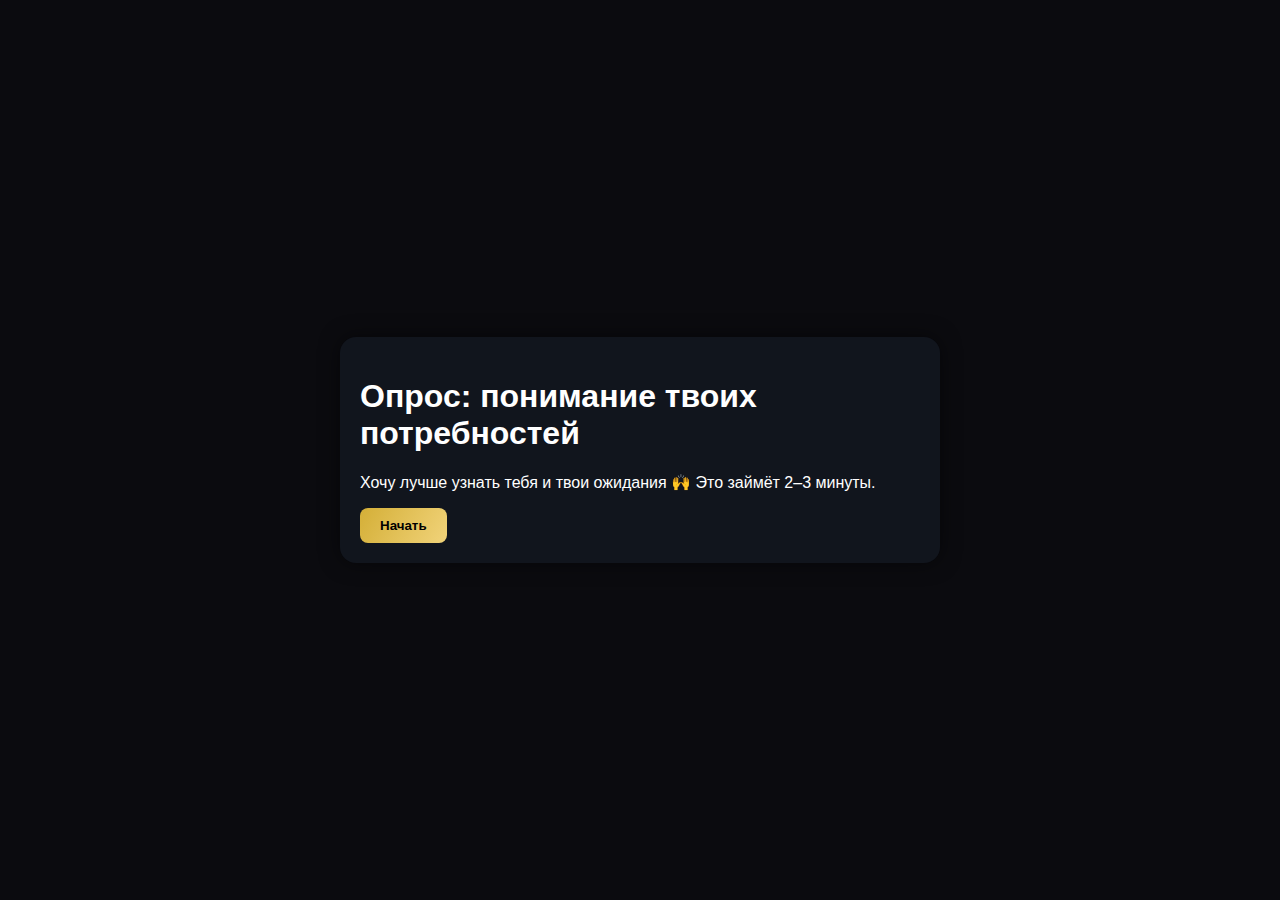
<file: index.html>
<!DOCTYPE html>
<html lang="ru">
<head>
  <meta charset="UTF-8" />
  <meta name="viewport" content="width=device-width, initial-scale=1" />
  <title>помоги mr.Kcopoc стать лучше</title>
  <meta name="description" content="Короткий опрос: помоги настроить консультации под тебя.">
  <link rel="stylesheet" href="style.css" />
</head>
<body>
  <main class="app">
    <section class="card intro" id="screen-intro">
      <h1>Опрос: понимание твоих потребностей</h1>
      <p class="lead">Хочу лучше узнать тебя и твои ожидания 🙌 Это займёт 2–3 минуты.</p>
      <button id="btn-start" class="btn btn-gold">Начать</button>
    </section>

    <section class="card survey hidden" id="screen-survey" aria-live="polite">
      <header class="survey-header">
        <div class="brand"><span class="dot"></span><span>опрос от mr.Kcopoc</span></div>
        <div class="progress"><div id="bar" class="bar"></div></div>
        <div id="step" class="step">1 / 17</div>
      </header>

      <div id="qwrap" class="qwrap"><!--question renders here--></div>

      <footer class="nav">
        <button id="btn-prev" class="btn btn-ghost" type="button">Назад</button>
        <button id="btn-next" class="btn btn-gold" type="button">Далее</button>
        <button id="btn-submit" class="btn btn-gold hidden" type="button">Отправить</button>
      </footer>
    </section>

    <section class="card thanks hidden" id="screen-thanks">
      <h2>Спасибо за ответы! 🙏</h2>
      <p>Они помогут сделать консультации полезнее и удобнее именно для тебя</p>
      <a class="btn btn-ghost" href="/" aria-label="Пройти ещё раз">Пройти ещё раз</a>
    </section>
  </main>

  <script src="script.js"></script>
</body>
</html>
</file>
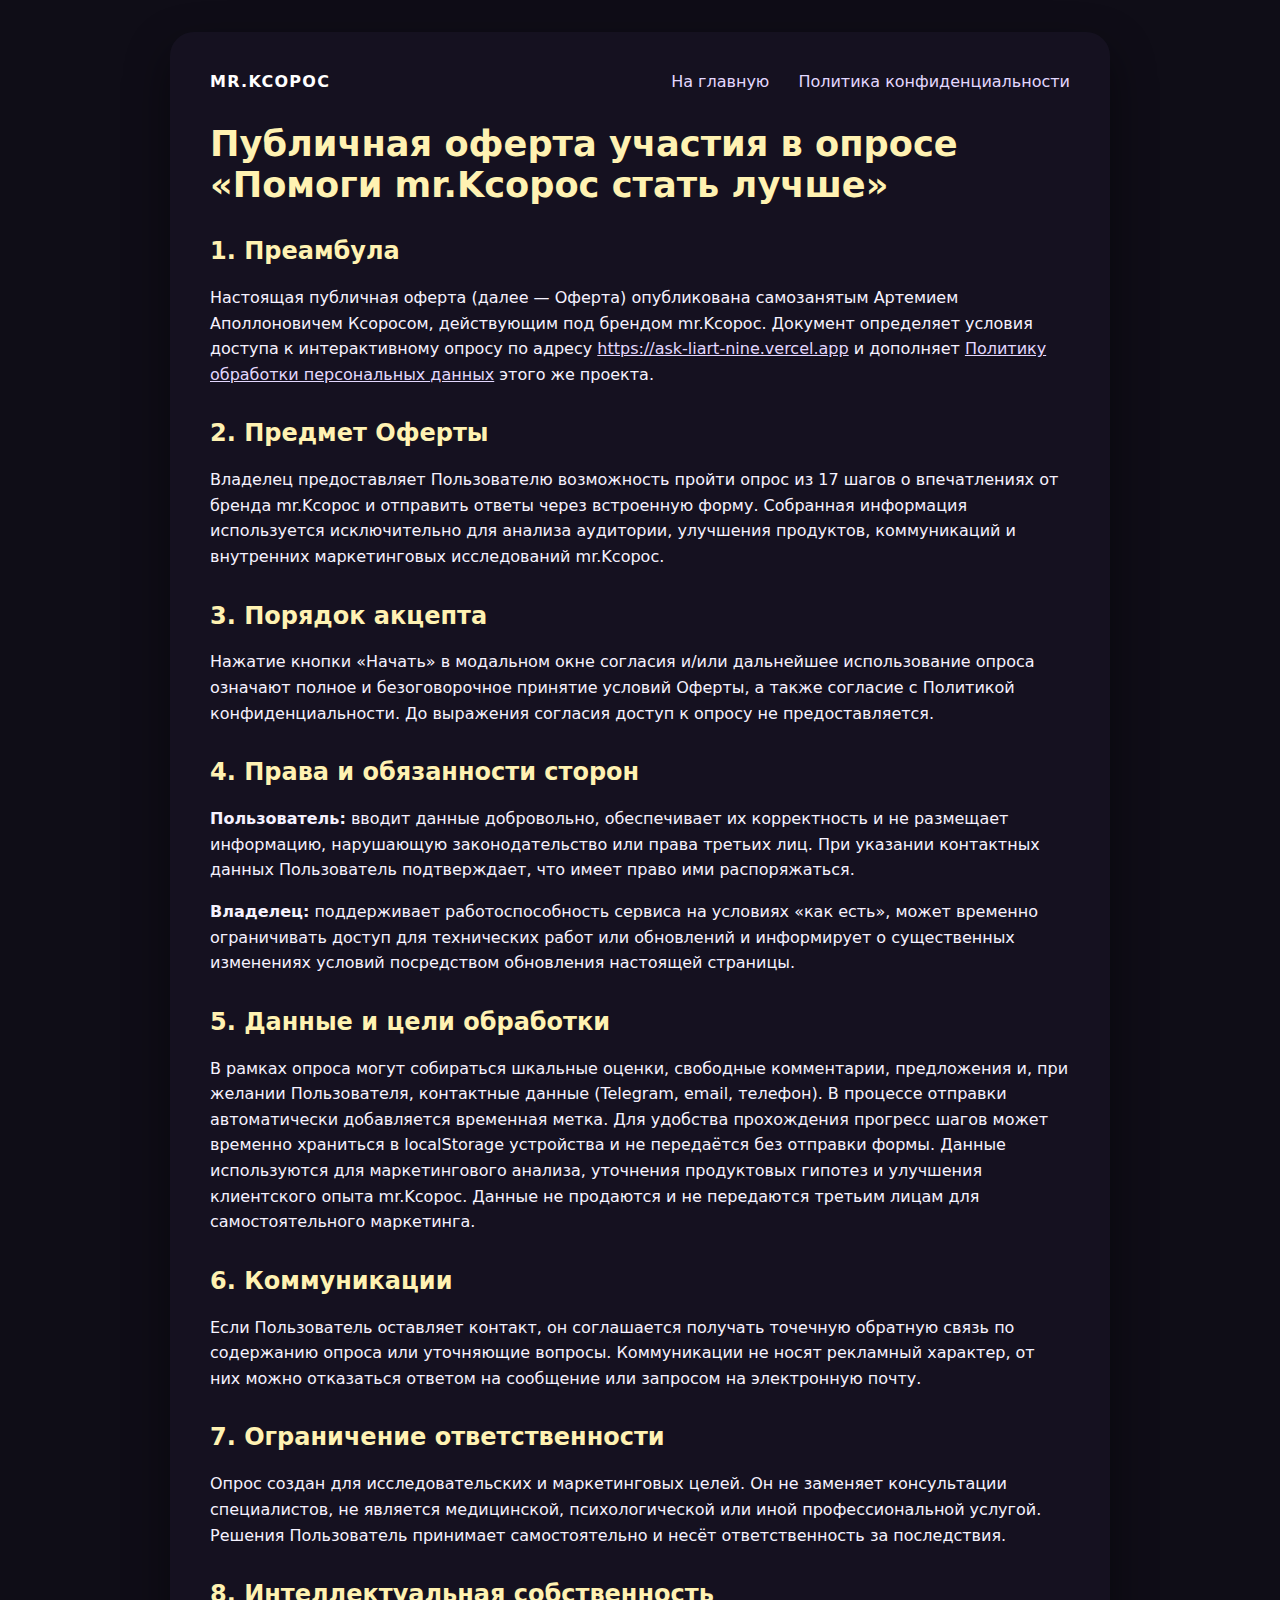
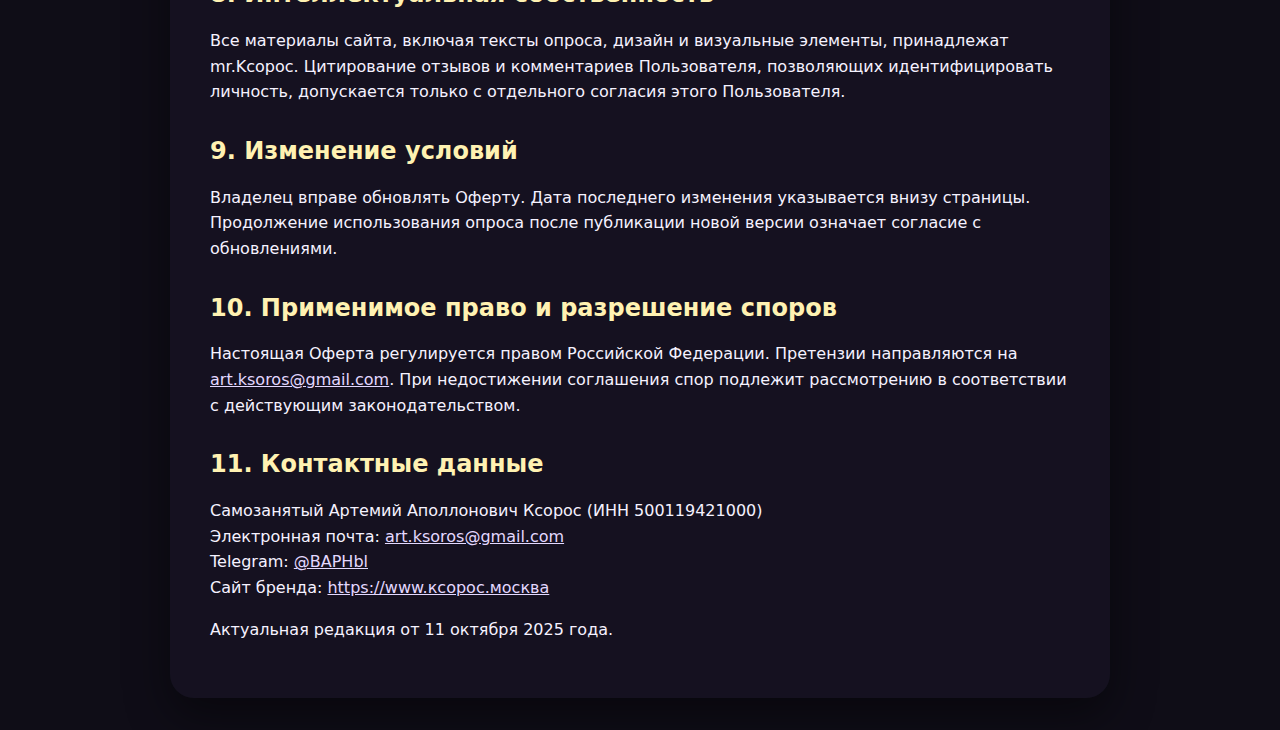
<file: legal/offer.html>
<!DOCTYPE html>
<html lang="ru">
<head>
  <meta charset="UTF-8" />
  <meta name="viewport" content="width=device-width, initial-scale=1" />
  <title>Публичная оферта — mr.Kcopoc</title>
  <link rel="stylesheet" href="../style.css" />
  <style>
    body { background: #0f0d17; color: #f5f2ff; font-family: "Inter", "Segoe UI", system-ui, -apple-system, sans-serif; padding: 2rem 1.5rem; }
    main { max-width: 860px; margin: 0 auto; background: rgba(22, 19, 34, 0.85); border-radius: 24px; padding: 2.5rem; box-shadow: 0 18px 45px rgba(0,0,0,0.45); }
    h1, h2, h3 { color: #fff2b2; margin-top: 2rem; }
    h1 { font-size: 2.2rem; margin-top: 0; }
    p, li { line-height: 1.6; }
    a { color: #e3d8ff; }
    header { display: flex; justify-content: space-between; align-items: center; margin-bottom: 2rem; }
    .brand { font-weight: 600; text-transform: uppercase; letter-spacing: 0.08em; color: #ffffff; }
    nav a { margin-left: 1.5rem; text-decoration: none; font-weight: 500; }
    ol { padding-left: 1.2rem; }
    @media (max-width: 640px) {
      main { padding: 1.5rem; }
      header { flex-direction: column; align-items: flex-start; gap: 0.75rem; }
      nav a { margin-left: 0; margin-right: 1rem; }
    }
  </style>
</head>
<body>
  <main>
    <header>
      <div class="brand">mr.Kcopoc</div>
      <nav>
        <a href="../index.html">На главную</a>
        <a href="/legal/privacy.html">Политика конфиденциальности</a>
      </nav>
    </header>
    <article>
      <h1>Публичная оферта участия в опросе «Помоги mr.Kcopoc стать лучше»</h1>
      <h2>1. Преамбула</h2>
      <p>Настоящая публичная оферта (далее — Оферта) опубликована самозанятым Артемием Аполлоновичем Ксоросом, действующим под брендом mr.Kcopoc. Документ определяет условия доступа к интерактивному опросу по адресу <a href="https://ask-liart-nine.vercel.app">https://ask-liart-nine.vercel.app</a> и дополняет <a href="/legal/privacy.html">Политику обработки персональных данных</a> этого же проекта.</p>

      <h2>2. Предмет Оферты</h2>
      <p>Владелец предоставляет Пользователю возможность пройти опрос из 17 шагов о впечатлениях от бренда mr.Kcopoc и отправить ответы через встроенную форму. Собранная информация используется исключительно для анализа аудитории, улучшения продуктов, коммуникаций и внутренних маркетинговых исследований mr.Kcopoc.</p>

      <h2>3. Порядок акцепта</h2>
      <p>Нажатие кнопки «Начать» в модальном окне согласия и/или дальнейшее использование опроса означают полное и безоговорочное принятие условий Оферты, а также согласие с Политикой конфиденциальности. До выражения согласия доступ к опросу не предоставляется.</p>

      <h2>4. Права и обязанности сторон</h2>
      <p><strong>Пользователь:</strong> вводит данные добровольно, обеспечивает их корректность и не размещает информацию, нарушающую законодательство или права третьих лиц. При указании контактных данных Пользователь подтверждает, что имеет право ими распоряжаться.</p>
      <p><strong>Владелец:</strong> поддерживает работоспособность сервиса на условиях «как есть», может временно ограничивать доступ для технических работ или обновлений и информирует о существенных изменениях условий посредством обновления настоящей страницы.</p>

      <h2>5. Данные и цели обработки</h2>
      <p>В рамках опроса могут собираться шкальные оценки, свободные комментарии, предложения и, при желании Пользователя, контактные данные (Telegram, email, телефон). В процессе отправки автоматически добавляется временная метка. Для удобства прохождения прогресс шагов может временно храниться в localStorage устройства и не передаётся без отправки формы. Данные используются для маркетингового анализа, уточнения продуктовых гипотез и улучшения клиентского опыта mr.Kcopoc. Данные не продаются и не передаются третьим лицам для самостоятельного маркетинга.</p>

      <h2>6. Коммуникации</h2>
      <p>Если Пользователь оставляет контакт, он соглашается получать точечную обратную связь по содержанию опроса или уточняющие вопросы. Коммуникации не носят рекламный характер, от них можно отказаться ответом на сообщение или запросом на электронную почту.</p>

      <h2>7. Ограничение ответственности</h2>
      <p>Опрос создан для исследовательских и маркетинговых целей. Он не заменяет консультации специалистов, не является медицинской, психологической или иной профессиональной услугой. Решения Пользователь принимает самостоятельно и несёт ответственность за последствия.</p>

      <h2>8. Интеллектуальная собственность</h2>
      <p>Все материалы сайта, включая тексты опроса, дизайн и визуальные элементы, принадлежат mr.Kcopoc. Цитирование отзывов и комментариев Пользователя, позволяющих идентифицировать личность, допускается только с отдельного согласия этого Пользователя.</p>

      <h2>9. Изменение условий</h2>
      <p>Владелец вправе обновлять Оферту. Дата последнего изменения указывается внизу страницы. Продолжение использования опроса после публикации новой версии означает согласие с обновлениями.</p>

      <h2>10. Применимое право и разрешение споров</h2>
      <p>Настоящая Оферта регулируется правом Российской Федерации. Претензии направляются на <a href="mailto:art.ksoros@gmail.com">art.ksoros@gmail.com</a>. При недостижении соглашения спор подлежит рассмотрению в соответствии с действующим законодательством.</p>

      <h2>11. Контактные данные</h2>
      <p>Самозанятый Артемий Аполлонович Ксорос (ИНН 500119421000)<br />Электронная почта: <a href="mailto:art.ksoros@gmail.com">art.ksoros@gmail.com</a><br />Telegram: <a href="https://t.me/BAPHbl" target="_blank" rel="noopener">@BAPHbl</a><br />Сайт бренда: <a href="https://www.ксорос.москва" target="_blank" rel="noopener">https://www.ксорос.москва</a></p>

      <p>Актуальная редакция от 11 октября 2025 года.</p>
    </article>
  </main>
</body>
</html>
</file>
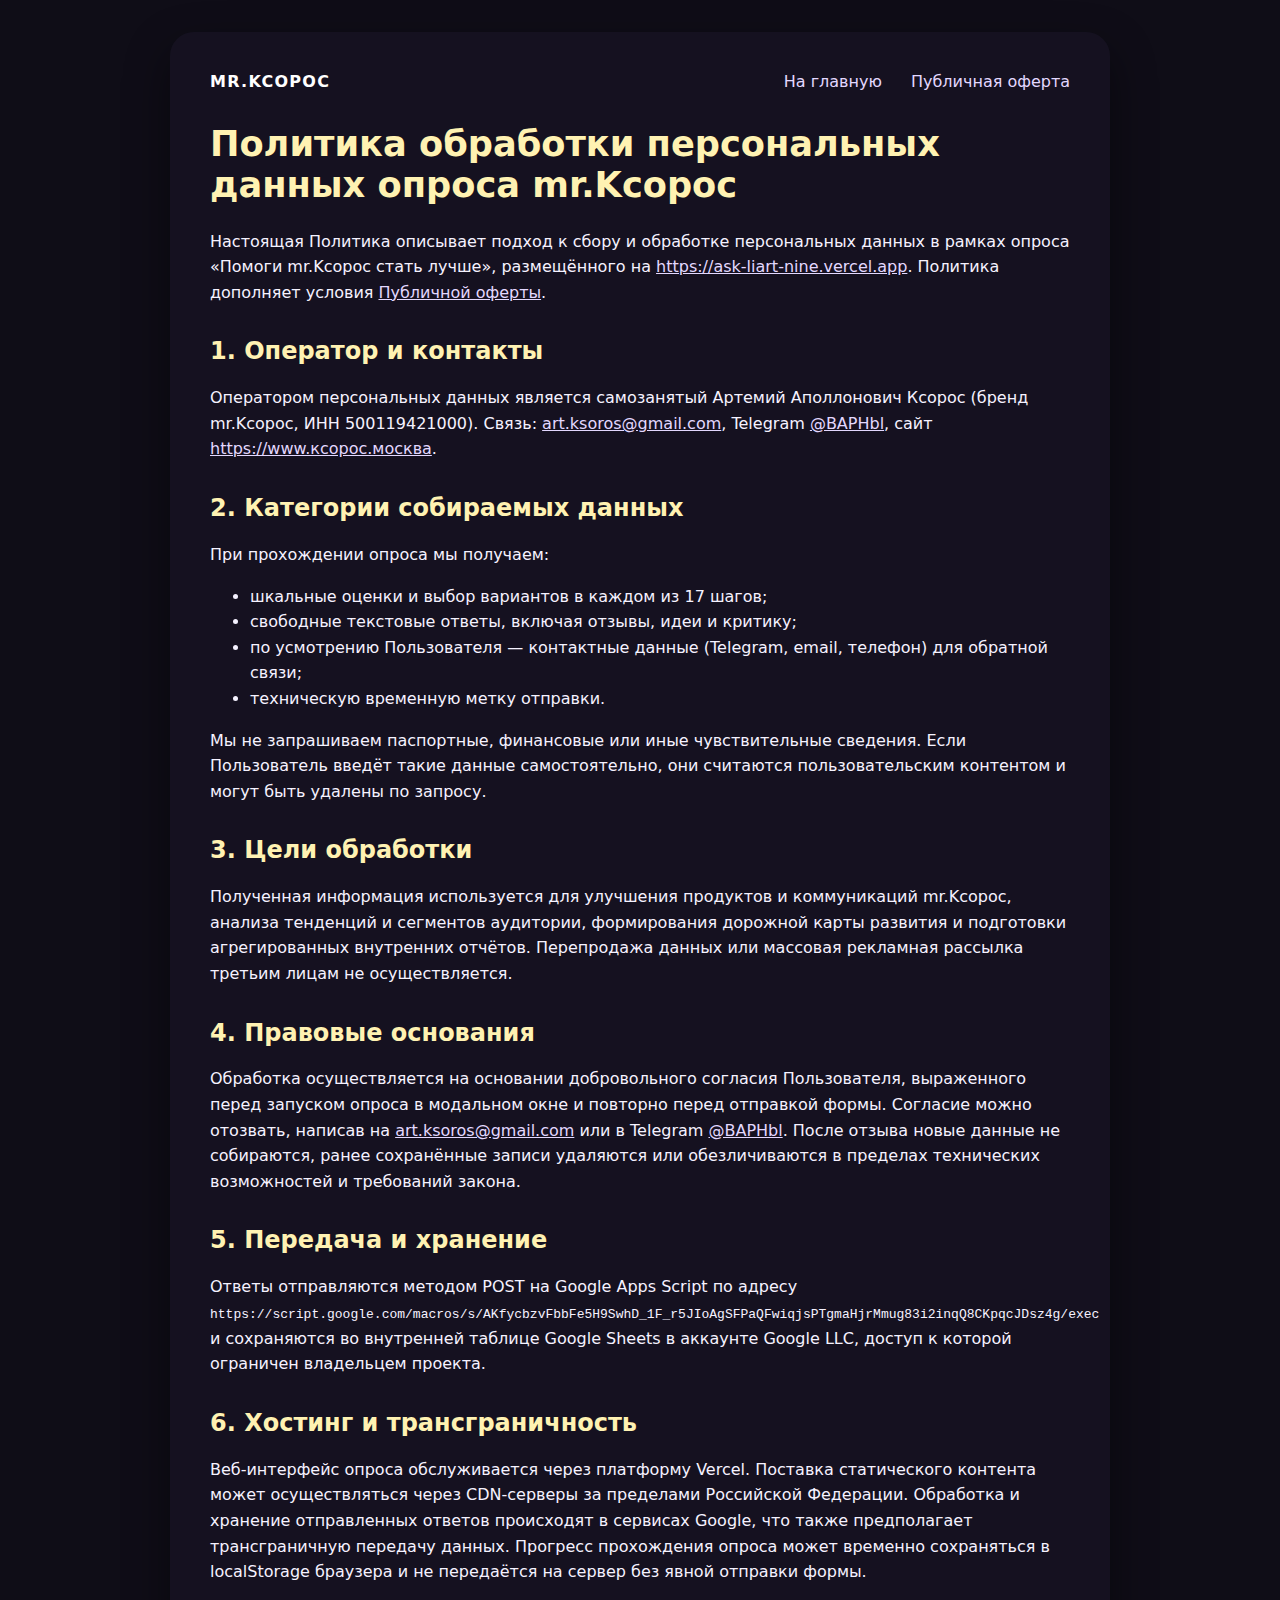
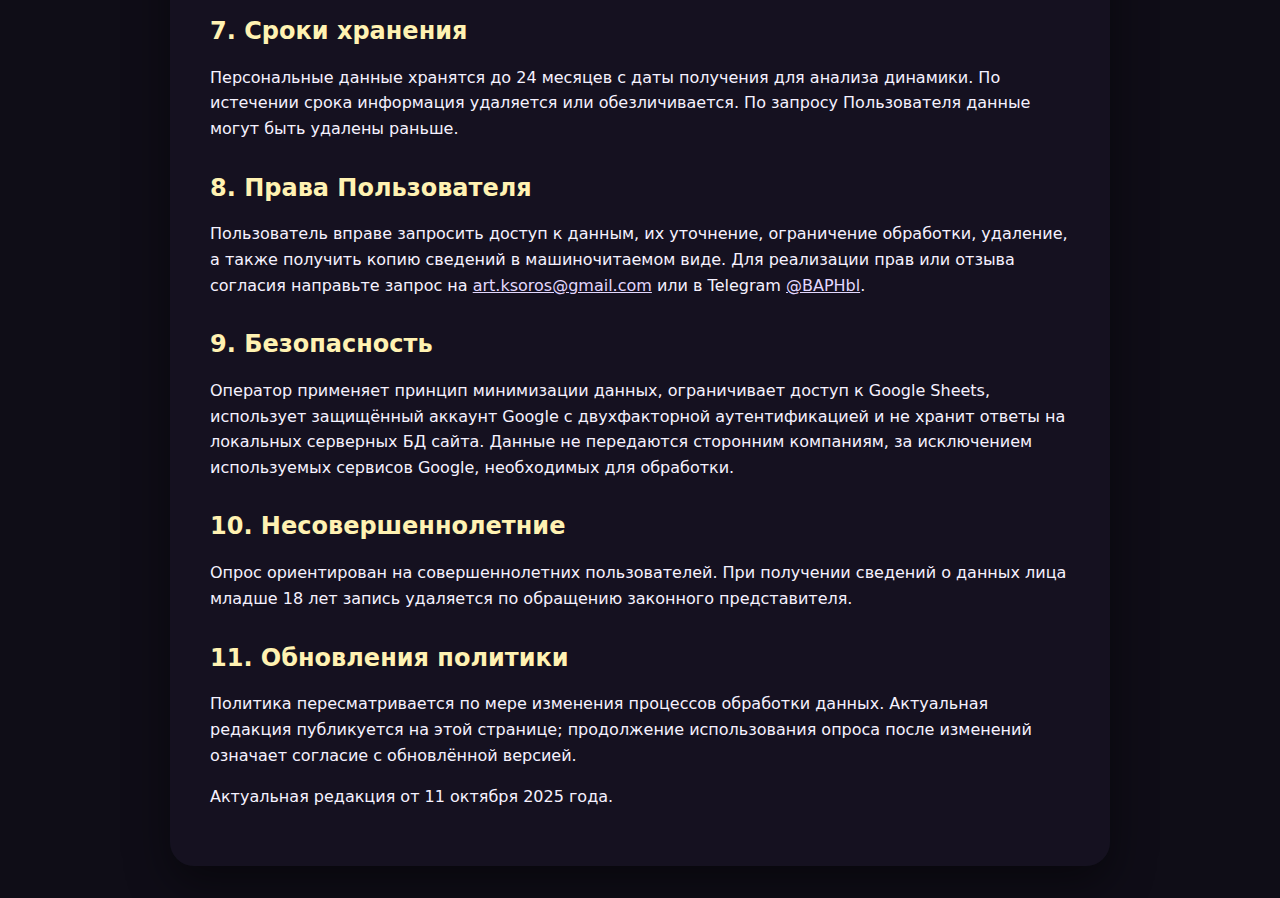
<file: legal/privacy.html>
<!DOCTYPE html>
<html lang="ru">
<head>
  <meta charset="UTF-8" />
  <meta name="viewport" content="width=device-width, initial-scale=1" />
  <title>Политика конфиденциальности — mr.Kcopoc</title>
  <link rel="stylesheet" href="../style.css" />
  <style>
    body { background: #0f0d17; color: #f5f2ff; font-family: "Inter", "Segoe UI", system-ui, -apple-system, sans-serif; padding: 2rem 1.5rem; }
    main { max-width: 860px; margin: 0 auto; background: rgba(22, 19, 34, 0.85); border-radius: 24px; padding: 2.5rem; box-shadow: 0 18px 45px rgba(0,0,0,0.45); }
    h1, h2, h3 { color: #fff2b2; margin-top: 2rem; }
    h1 { font-size: 2.2rem; margin-top: 0; }
    p, li { line-height: 1.6; }
    a { color: #e3d8ff; }
    header { display: flex; justify-content: space-between; align-items: center; margin-bottom: 2rem; }
    .brand { font-weight: 600; text-transform: uppercase; letter-spacing: 0.08em; color: #ffffff; }
    nav a { margin-left: 1.5rem; text-decoration: none; font-weight: 500; }
    @media (max-width: 640px) {
      main { padding: 1.5rem; }
      header { flex-direction: column; align-items: flex-start; gap: 0.75rem; }
      nav a { margin-left: 0; margin-right: 1rem; }
    }
  </style>
</head>
<body>
  <main>
    <header>
      <div class="brand">mr.Kcopoc</div>
      <nav>
        <a href="../index.html">На главную</a>
        <a href="/legal/offer.html">Публичная оферта</a>
      </nav>
    </header>
    <article>
      <h1>Политика обработки персональных данных опроса mr.Kcopoc</h1>
      <p>Настоящая Политика описывает подход к сбору и обработке персональных данных в рамках опроса «Помоги mr.Kcopoc стать лучше», размещённого на <a href="https://ask-liart-nine.vercel.app">https://ask-liart-nine.vercel.app</a>. Политика дополняет условия <a href="/legal/offer.html">Публичной оферты</a>.</p>

      <h2>1. Оператор и контакты</h2>
      <p>Оператором персональных данных является самозанятый Артемий Аполлонович Ксорос (бренд mr.Kcopoc, ИНН 500119421000). Связь: <a href="mailto:art.ksoros@gmail.com">art.ksoros@gmail.com</a>, Telegram <a href="https://t.me/BAPHbl" target="_blank" rel="noopener">@BAPHbl</a>, сайт <a href="https://www.ксорос.москва" target="_blank" rel="noopener">https://www.ксорос.москва</a>.</p>

      <h2>2. Категории собираемых данных</h2>
      <p>При прохождении опроса мы получаем:</p>
      <ul>
        <li>шкальные оценки и выбор вариантов в каждом из 17 шагов;</li>
        <li>свободные текстовые ответы, включая отзывы, идеи и критику;</li>
        <li>по усмотрению Пользователя — контактные данные (Telegram, email, телефон) для обратной связи;</li>
        <li>техническую временную метку отправки.</li>
      </ul>
      <p>Мы не запрашиваем паспортные, финансовые или иные чувствительные сведения. Если Пользователь введёт такие данные самостоятельно, они считаются пользовательским контентом и могут быть удалены по запросу.</p>

      <h2>3. Цели обработки</h2>
      <p>Полученная информация используется для улучшения продуктов и коммуникаций mr.Kcopoc, анализа тенденций и сегментов аудитории, формирования дорожной карты развития и подготовки агрегированных внутренних отчётов. Перепродажа данных или массовая рекламная рассылка третьим лицам не осуществляется.</p>

      <h2>4. Правовые основания</h2>
      <p>Обработка осуществляется на основании добровольного согласия Пользователя, выраженного перед запуском опроса в модальном окне и повторно перед отправкой формы. Согласие можно отозвать, написав на <a href="mailto:art.ksoros@gmail.com">art.ksoros@gmail.com</a> или в Telegram <a href="https://t.me/BAPHbl" target="_blank" rel="noopener">@BAPHbl</a>. После отзыва новые данные не собираются, ранее сохранённые записи удаляются или обезличиваются в пределах технических возможностей и требований закона.</p>

      <h2>5. Передача и хранение</h2>
      <p>Ответы отправляются методом POST на Google Apps Script по адресу <code>https://script.google.com/macros/s/AKfycbzvFbbFe5H9SwhD_1F_r5JIoAgSFPaQFwiqjsPTgmaHjrMmug83i2inqQ8CKpqcJDsz4g/exec</code> и сохраняются во внутренней таблице Google Sheets в аккаунте Google LLC, доступ к которой ограничен владельцем проекта.</p>

      <h2>6. Хостинг и трансграничность</h2>
      <p>Веб-интерфейс опроса обслуживается через платформу Vercel. Поставка статического контента может осуществляться через CDN-серверы за пределами Российской Федерации. Обработка и хранение отправленных ответов происходят в сервисах Google, что также предполагает трансграничную передачу данных. Прогресс прохождения опроса может временно сохраняться в localStorage браузера и не передаётся на сервер без явной отправки формы.</p>

      <h2>7. Сроки хранения</h2>
      <p>Персональные данные хранятся до 24 месяцев с даты получения для анализа динамики. По истечении срока информация удаляется или обезличивается. По запросу Пользователя данные могут быть удалены раньше.</p>

      <h2>8. Права Пользователя</h2>
      <p>Пользователь вправе запросить доступ к данным, их уточнение, ограничение обработки, удаление, а также получить копию сведений в машиночитаемом виде. Для реализации прав или отзыва согласия направьте запрос на <a href="mailto:art.ksoros@gmail.com">art.ksoros@gmail.com</a> или в Telegram <a href="https://t.me/BAPHbl" target="_blank" rel="noopener">@BAPHbl</a>.</p>

      <h2>9. Безопасность</h2>
      <p>Оператор применяет принцип минимизации данных, ограничивает доступ к Google Sheets, использует защищённый аккаунт Google с двухфакторной аутентификацией и не хранит ответы на локальных серверных БД сайта. Данные не передаются сторонним компаниям, за исключением используемых сервисов Google, необходимых для обработки.</p>

      <h2>10. Несовершеннолетние</h2>
      <p>Опрос ориентирован на совершеннолетних пользователей. При получении сведений о данных лица младше 18 лет запись удаляется по обращению законного представителя.</p>

      <h2>11. Обновления политики</h2>
      <p>Политика пересматривается по мере изменения процессов обработки данных. Актуальная редакция публикуется на этой странице; продолжение использования опроса после изменений означает согласие с обновлённой версией.</p>

      <p>Актуальная редакция от 11 октября 2025 года.</p>
    </article>
  </main>
</body>
</html>
</file>
<file: style.css>
body {
  font-family: sans-serif;
  background: #0b0b0f;
  color: #fff;
  margin: 0;
  display: flex;
  justify-content: center;
  align-items: center;
  min-height: 100vh;
}
.hidden { display: none; }
.app { max-width: 600px; width: 100%; padding: 20px; }
.card {
  background: #11151d;
  padding: 20px;
  border-radius: 16px;
  box-shadow: 0 0 20px rgba(0,0,0,0.5);
}
.btn {
  padding: 10px 20px;
  border-radius: 8px;
  border: none;
  cursor: pointer;
  font-weight: bold;
  transition: transform 0.2s, background 0.3s;
}
.btn-gold {
  background: linear-gradient(120deg,#d4af37,#f1d37a);
  color: #000;
}
.btn-ghost {
  background: transparent;
  border: 2px solid #d4af37;
  color: #d4af37;
}
.btn:hover { transform: scale(1.05); }
.progress { background:#333; height:6px; border-radius:3px; overflow:hidden; margin:10px 0; }
.bar { background:#d4af37; height:100%; width:0; transition:width 0.3s; }
.qwrap h2 { margin-bottom:15px; }
.option-btn {
  display:block;
  width:100%;
  text-align:left;
  margin:6px 0;
  padding:12px;
  background:#1b1f29;
  border:2px solid #333;
  border-radius:10px;
  cursor:pointer;
  transition:0.2s;
}
.option-btn:hover { border-color:#d4af37; }
.option-btn.active {
  border-color:#d4af37;
  background:rgba(212,175,55,0.15);
}
.range-input { width:100%; }
img.qimage { max-width:100%; border-radius:12px; margin:12px 0; }
</file>
